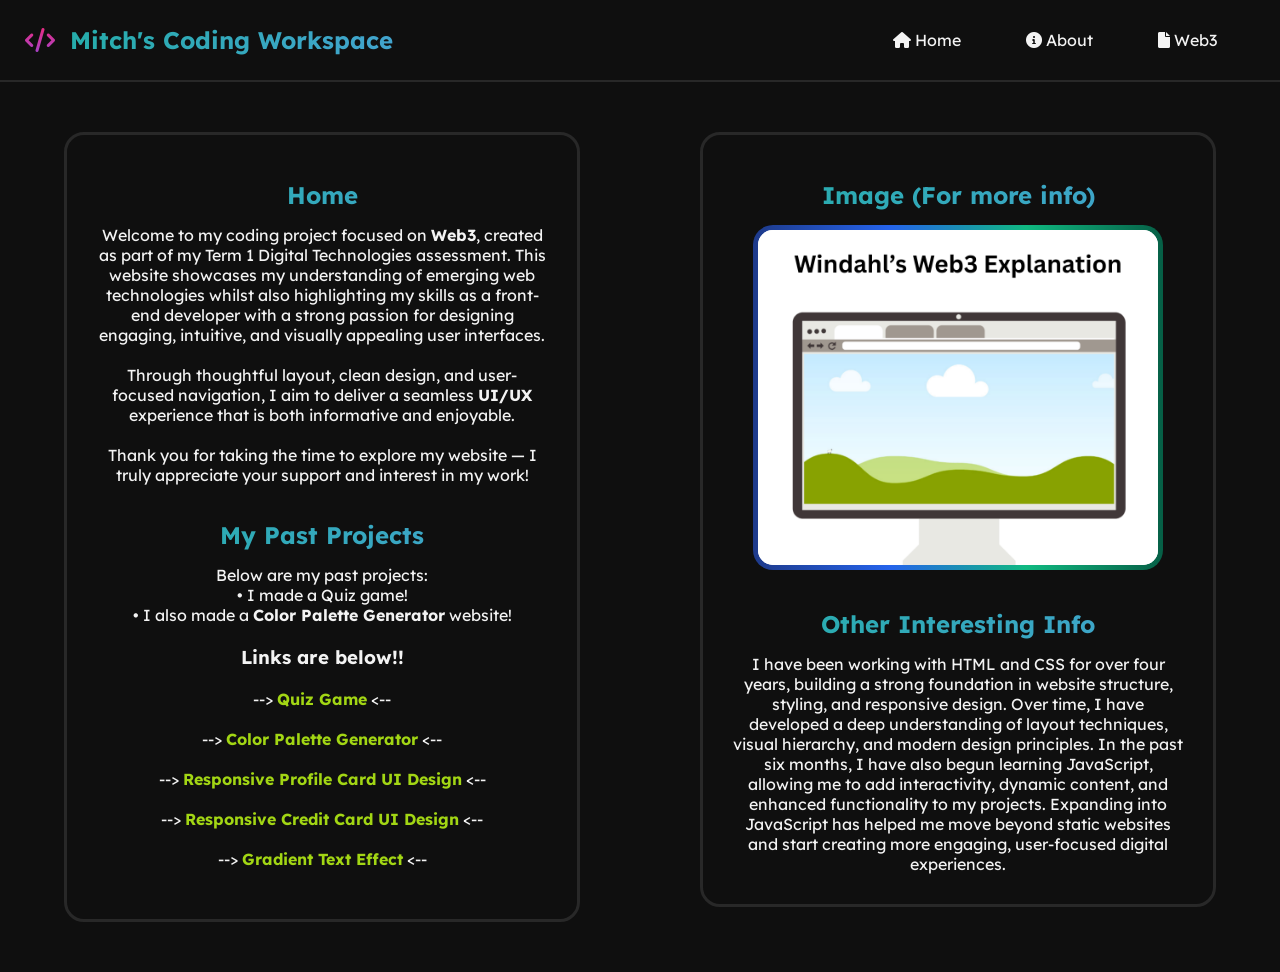
<file: index.html>
<!DOCTYPE html>
<html lang="en">
<head>
    <meta charset="UTF-8">
    <meta name="viewport" content="width=device-width, initial-scale=1.0">
    <title>Mitch's Coding Workspace</title>
    <link href="styles.css" rel="stylesheet">
    <link rel="stylesheet" href="https://cdnjs.cloudflare.com/ajax/libs/font-awesome/6.0.0/css/all.min.css">
</head>
<body>
    <div class="navbar">
        <i class="fa-solid fa-code stylesforicon"></i>
        <h1 class="title">Mitch's Coding Workspace</h1>
        <a href="index.html" class="btn" id="home-btn"><i class="fa-solid fa-house"></i> Home</a>
        <a href="about.html" class="btn" id="about-btn"><i class="fa-solid fa-circle-info"></i> About</a>
        <a href="web3.html" class="btn" id="web3-btn"><i class="fa-solid fa-file"></i> Web3</a>
    </div>
    <div class="hero">
        <div class="heroleftside">
            <h2 class="herotitle">Home</h2>
            <p>Welcome to my coding project focused on <strong>Web3</strong>, created as part of my Term 1 Digital Technologies assessment. 
                This website showcases my understanding of emerging web technologies whilst also highlighting my skills as a front-end developer with a strong passion for designing engaging, intuitive, and visually appealing user interfaces.  <br><br>
                Through thoughtful layout, clean design, and user-focused navigation, I aim to deliver a seamless <strong>UI/UX</strong> experience that is both informative and enjoyable. <br><br>
                Thank you for taking the time to explore my website — I truly appreciate your support and interest in my work!<br><br></p>
            <h2 class="herotitle">My Past Projects</h2>
            <p>Below are my past projects:</p>
            <p> •   I made a Quiz game!</p>
            <p> •   I also made a <strong>Color Palette Generator</strong> website!</p><br>
            <h3>Links are below!!</h3><br>
            --> <a href="quizgame/index.html" id="link1" target="_blank"> <strong>Quiz Game</strong> </a> <--<br><br>
            --> <a href="color-palette-generator/index.html" id="link1" target="_blank"> <strong>Color Palette Generator</strong> </a> <--<br><br>
            --> <a href="responsive-profile-card/index.html" id="link1" target="_blank"> <strong>Responsive Profile Card UI Design</strong> </a> <--<br><br>
            --> <a href="flipping-credit-card-ui-design/index.html" id="link1" target="_blank"> <strong>Responsive Credit Card UI Design</strong> </a> <--<br><br>
            --> <a href="gradient-text-effect/index.html" id="link1" target="_blank"> <strong>Gradient Text Effect</strong> </a> <--<br><br>
        </div>
    <div>
        <div class="herorightside">
            <h2 class="herotitle">Image (For more info)</h2>
            <img src="HomepageImage.png" class="HomepageImage"><br><br>
            <h2 class="herotitle">Other Interesting Info</h2>
            <p>I have been working with HTML and CSS for over four years, building a strong foundation in website structure, styling, and responsive design. 
                Over time, I have developed a deep understanding of layout techniques, visual hierarchy, and modern design principles. In the past six months, I have also begun learning JavaScript, allowing me to add interactivity, dynamic content, and enhanced functionality to my projects. 
                Expanding into JavaScript has helped me move beyond static websites and start creating more engaging, user-focused digital experiences. </p>
        </div>
    </div>
</body>
</html>

<!-- Welcome to my coding project focused on Web3, created as part of my Term 1 Digital Technologies assessment. 
 This website showcases my understanding of emerging web technologies while also highlighting my skills as a front-end developer with a strong passion for designing engaging, intuitive, and visually appealing user interfaces. 
 Through thoughtful layout, clean design, and user-focused navigation, I aim to deliver a seamless UI/UX experience that is both informative and enjoyable. 
 Thank you for taking the time to explore my website — I truly appreciate your support and interest in my work! -->
</file>
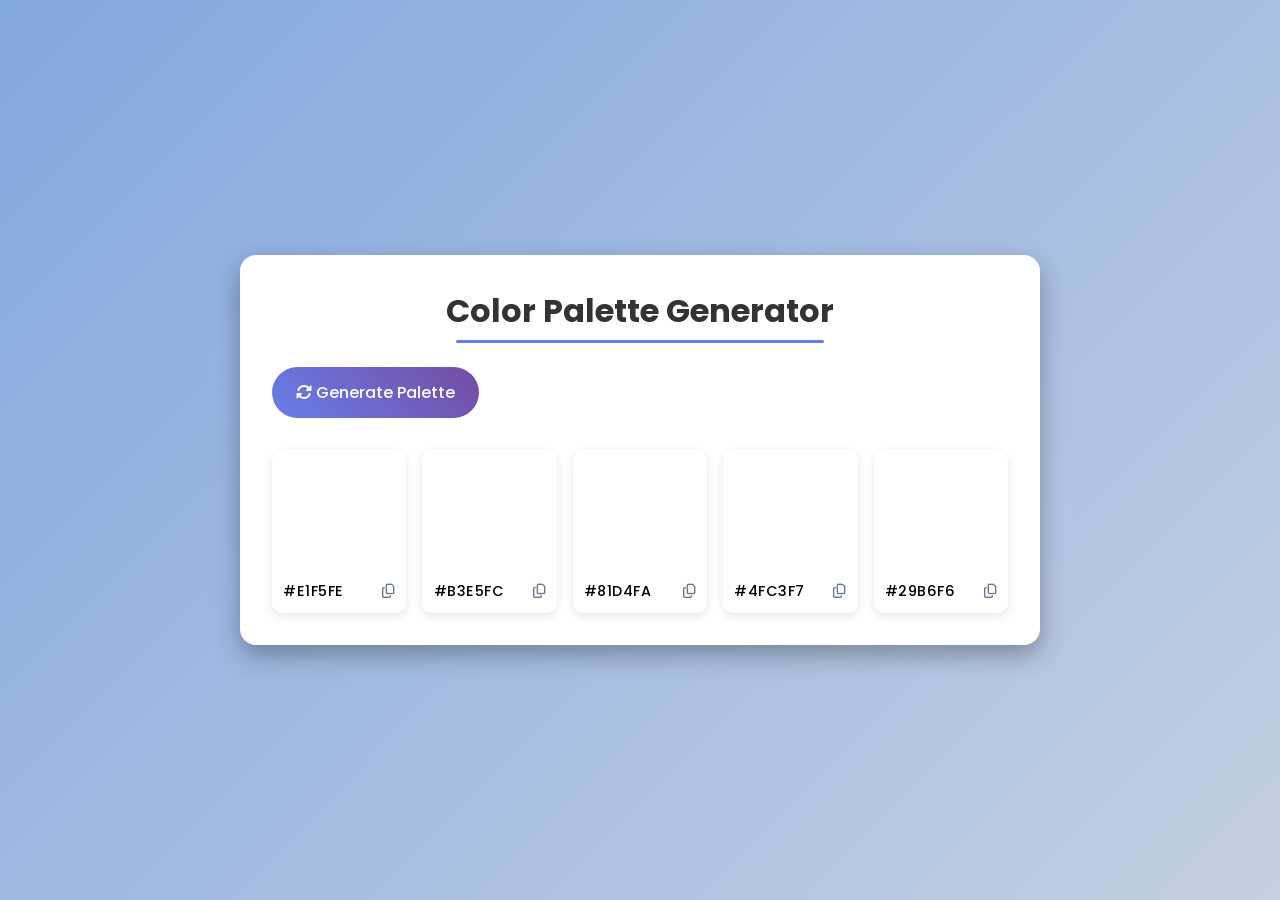
<file: color-palette-generator/index.html>
<!DOCTYPE html>
<html lang="en">
  <head>
    <meta charset="UTF-8" />
    <meta name="viewport" content="width=device-width, initial-scale=1.0" />
    <title>Color Palette Generator</title>
    <link
      rel="stylesheet"
      href="https://cdnjs.cloudflare.com/ajax/libs/font-awesome/6.7.2/css/all.min.css"
      integrity="sha512-Evv84Mr4kqVGRNSgIGL/F/aIDqQb7xQ2vcrdIwxfjThSH8CSR7PBEakCr51Ck+w+/U6swU2Im1vVX0SVk9ABhg=="
      crossorigin="anonymous"
      referrerpolicy="no-referrer"
    />
    <link rel="stylesheet" href="style.css" />
  </head>
  <body>
    <div class="container">
      <h1>Color Palette Generator</h1>

      <button id="generate-btn">
        <i class="fas fa-sync-alt"></i>
        Generate Palette
      </button>

      <div class="palette-container">
        <!-- COLOR BOX 1 -->
        <div class="color-box">
          <div class="color"></div>
          <div class="color-info">
            <span class="hex-value">#E1F5FE</span>
            <i class="far fa-copy copy-btn" title="Copy to clipboard"></i>
          </div>
        </div>
        <!-- COLOR BOX 2 -->
        <div class="color-box">
          <div class="color"></div>
          <div class="color-info">
            <span class="hex-value">#B3E5FC</span>
            <i class="far fa-copy copy-btn" title="Copy to clipboard"></i>
          </div>
        </div>
        <!-- COLOR BOX 3 -->
        <div class="color-box">
          <div class="color"></div>
          <div class="color-info">
            <span class="hex-value">#81D4FA</span>
            <i class="far fa-copy copy-btn" title="Copy to clipboard"></i>
          </div>
        </div>
        <!-- COLOR BOX 4 -->
        <div class="color-box">
          <div class="color"></div>
          <div class="color-info">
            <span class="hex-value">#4FC3F7</span>
            <i class="far fa-copy copy-btn" title="Copy to clipboard"></i>
          </div>
        </div>
        <!-- COLOR BOX 5 -->
        <div class="color-box">
          <div class="color"></div>
          <div class="color-info">
            <span class="hex-value">#29B6F6</span>
            <i class="far fa-copy copy-btn" title="Copy to clipboard"></i>
          </div>
        </div>
      </div>
    </div>

    <script src="script.js"></script>
  </body>
</html>
</file>
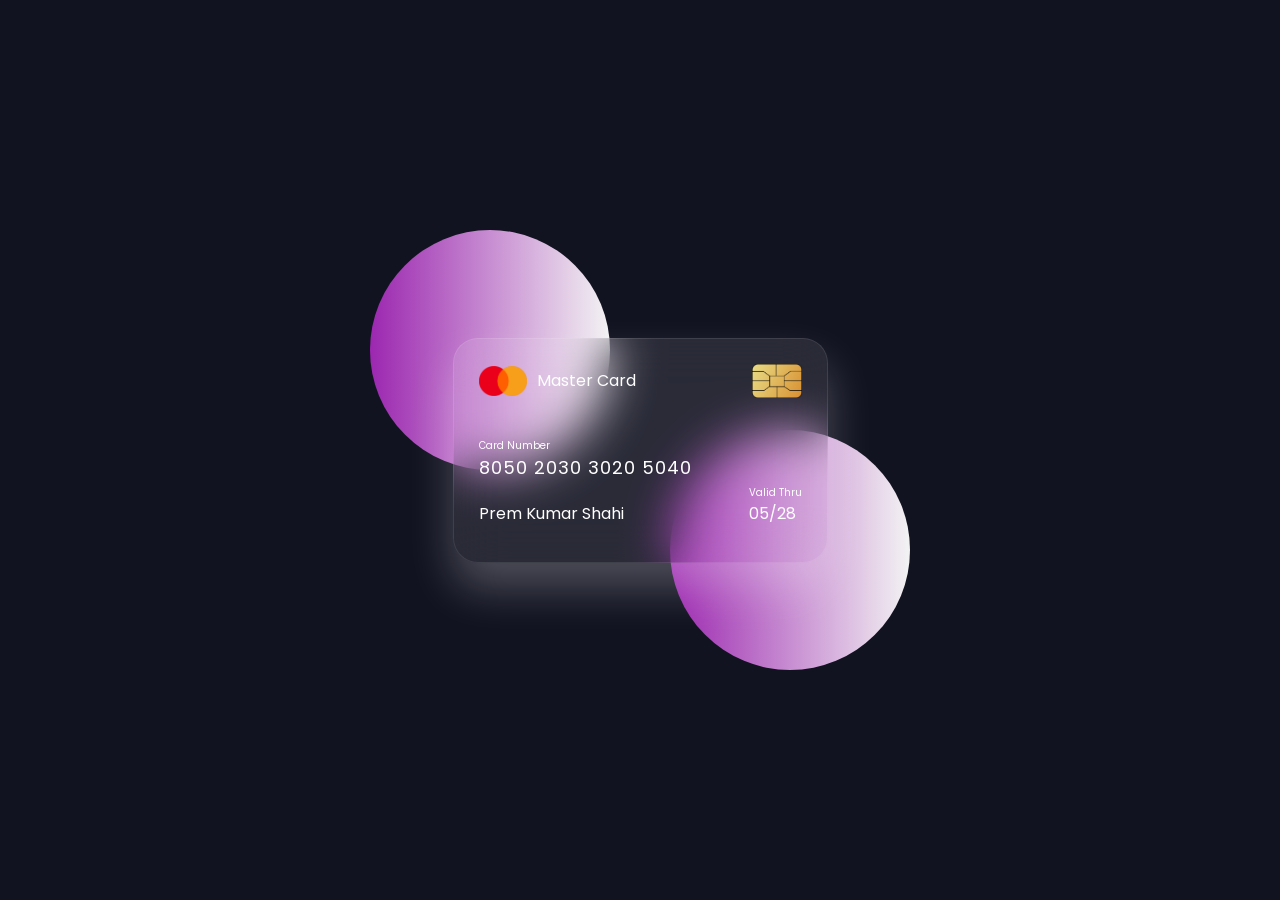
<file: flipping-credit-card-ui-design/index.html>
<!DOCTYPE html>
<html lang="en">
<head>
    <meta charset="UTF-8">
    <meta http-equiv="X-UA-Compatible" content="IE=edge">
    <meta name="viewport" content="width=device-width, initial-scale=1.0">
    <title>Flipping Card UI Design</title>
    <link rel="stylesheet" href="style.css" />
</head>
<body>
    <section>
        <div class="container">
            <div class="card front-face">
                <header>
                    <span class="logo">
                        <img src="images/logo.png" alt="">
                        <h5>Master Card</h5>
                    </span>
                    <img src="images/chip.png" alt="" class="chip">
                </header>

                <div class="card-details">
                    <div class="name-number">
                        <h6>Card Number</h6>
                        <h5 class="number">8050 2030 3020 5040</h5>
                        <h5 class="name">Prem Kumar Shahi</h5>
                    </div>

                    <div class="valid-date">
                        <h6>Valid Thru</h6>
                        <h5>05/28</h5>
                    </div>
                </div>
            </div>
            <div class="card back-face">
                <h6>For customer service call +977 4343 3433 or email at mastercard@gmail.com</h6>
                <span class="magnetic-strip"></span>
                <div class="signature"><i>005</i></div>
                <h5>Lorem ipsum dolor sit amet, consectetur adipisicing elit. Natus molestias praesentium ullam earum fuga, aliquam possimus libero vitae voluptatem eaque veniam blanditiis deleniti laboriosam facere maiores alias, odio in aperiam?</h5>
            </div>
        </div>
    </section>
</body>
</html>
</file>
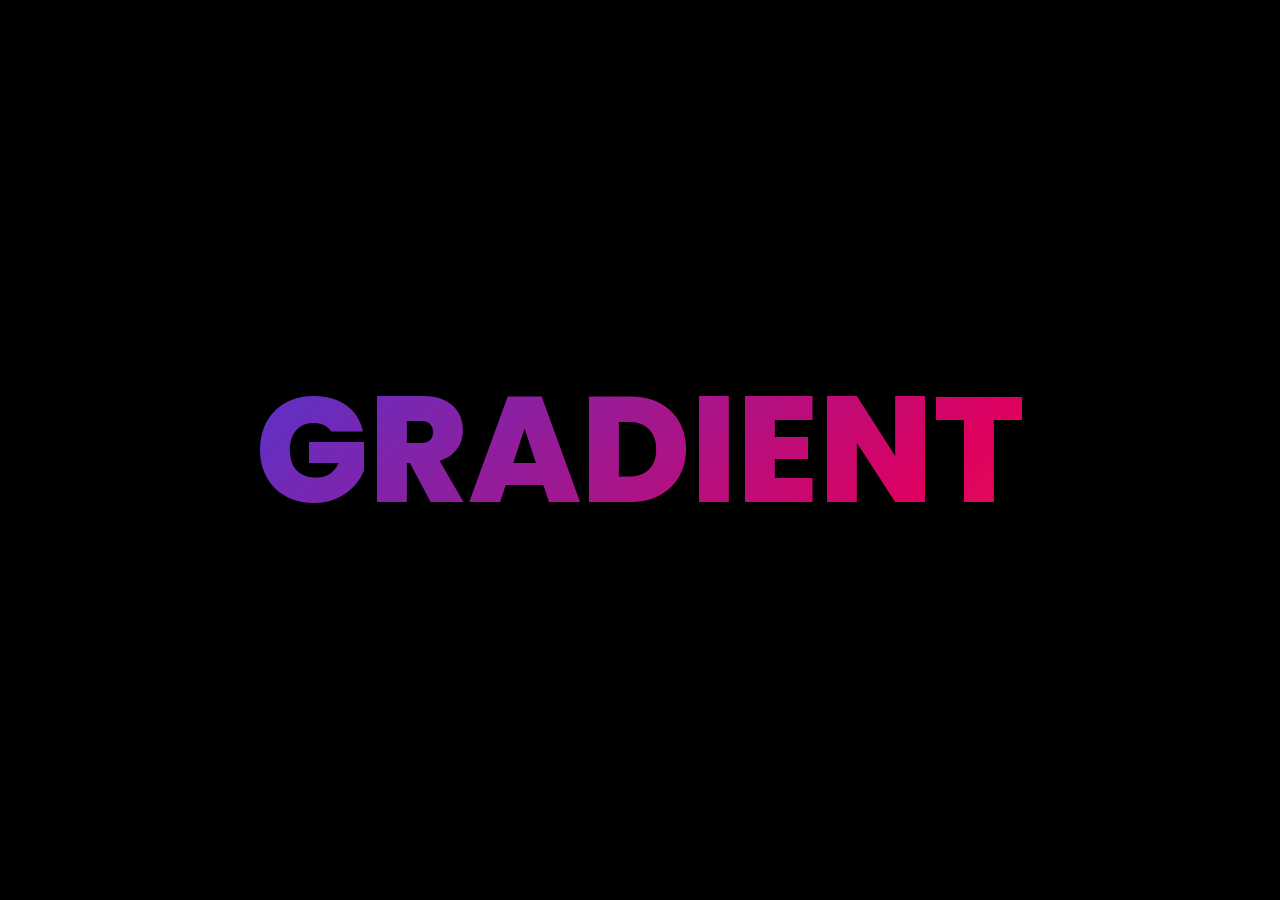
<file: gradient-text-effect/index.html>
<!DOCTYPE html>
<html lang="en" dir="lrt">
<head>
    <meta charset="UTF-8">
    <meta name="viewport" content="width=device-width, initial-scale=1.0">
    <title>Gradient Text Effect | Mitch W</title>
    <link rel="stylesheet" href="style.css">
</head>
<body>
    <div contenteditable="true" class="text">Gradient</div>
</body>
</html>
</file>
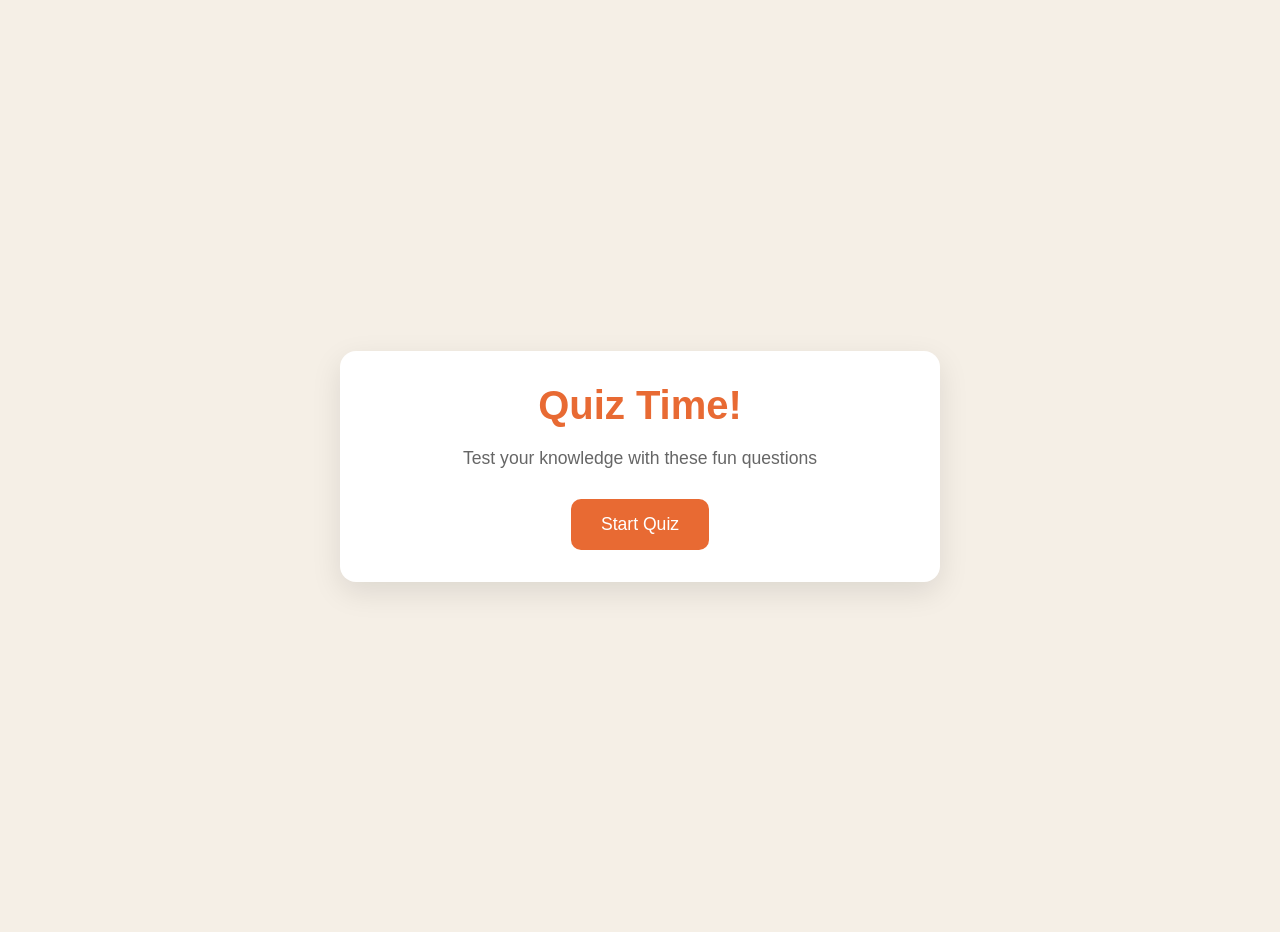
<file: quizgame/index.html>
<!DOCTYPE html>
<html lang="en">
<head>
    <meta charset="UTF-8">
    <meta name="viewport" content="width=device-width, initial-scale=1.0">
    <title>Quiz Game</title>
    <link rel="stylesheet" href="style.css">
</head>
<body>
    <div class="container">

        <div class="screen active" id="start-screen">
            <h1>Quiz Time!</h1>
            <p>Test your knowledge with these fun questions</p>
            <button class="start-btn" id="start-btn">Start Quiz</button>
        </div>

        <div class="screen" id="quiz-screen">

            <div class="quiz-header">
                <h2 id="question-text">Question goes here</h2>
                <div class="quiz-info">
                    <p>
                        Question <span id="current-question">1</span> of <span id="total-questions">5</span>
                    </p>

                    <p>
                        Score: <span id="score">0</span>
                    </p>
                </div>
            </div>

            <div id="answers-container" class="answers-container">
                <!-- Answer buttons will be inserted here from my JavaScript code later at some point -->
            </div>

            <div class="progress-bar">
                <div id="progress" class="progress"></div>
            </div>
        </div>

        <div id="result-screen" class="screen">
            <h1>Quiz Results</h1>
            <div class="result-info">
                <p>You scored <span id="final-score">0</span> out of <span id="max-score">5</span></p>

                <div id="result-message">Good job!</div>
            </div>
            <button id="restart-btn">Restart Quiz</button>
        </div>
    </div>

    <script src="script.js"></script>
</body>
</html>
</file>
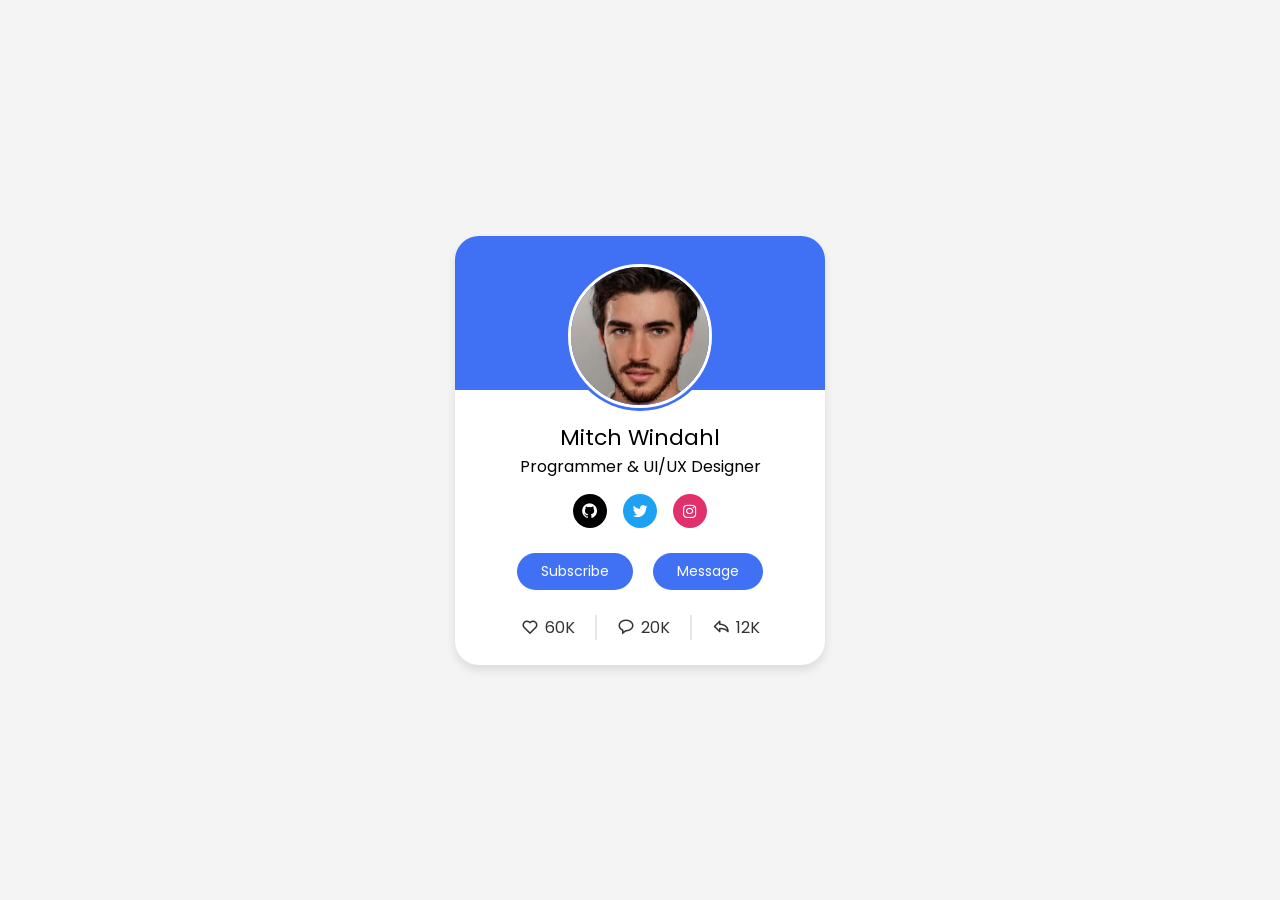
<file: responsive-profile-card/index.html>
<!DOCTYPE html>
<html lang="en">
<head>
    <meta charset="UTF-8">
    <meta http-equiv="X-UA-Compatible" content="IE=edge">
    <meta name="viewport" content="width=device-width, initial-scale=1.0">
    <title>Profile Card UI Design</title>

    <!-- CSS -->
    <link rel="stylesheet" href="style.css">

    <!-- Boxicons CSS -->
     <link href="https://unpkg.com/boxicons@2.1.2/css/boxicons.min.css" rel="stylesheet" />
</head>
<body>
    <div class="profile-card">
        <div class="image">
            <img src="profile.jpg" alt="" class="profile-img">
        </div>

        <div class="text-data">
            <span class="name">Mitch Windahl</span>
            <span class="job">Programmer & UI/UX Designer</span>
        </div>

        <div class="media-buttons">
            <a href="#" style="background: #000000" class="link">
                <i class="bx bxl-github"></i>
            </a>
            <a href="#" style="background: #1da1f2" class="link">
                <i class="bx bxl-twitter"></i>
            </a>
            <a href="#" style="background: #e1306c" class="link">
                <i class="bx bxl-instagram"></i>
            </a>
        </div>

        <div class="buttons">
            <button class="button">Subscribe</button>
            <button class="button">Message</button>
        </div>

        <div class="analytics">
            <div class="data">
                <i class='bx bx-heart'></i>
                <span class="number">60K</span>
            </div>
            <div class="data">
                <i class='bx bx-message-rounded'></i>
                <span class="number">20K</span>
            </div>
            <div class="data">
                <i class='bx bx-share'></i>
                <span class="number">12K</span>
            </div>
        </div>
    </div>
</body>
</html>
</file>
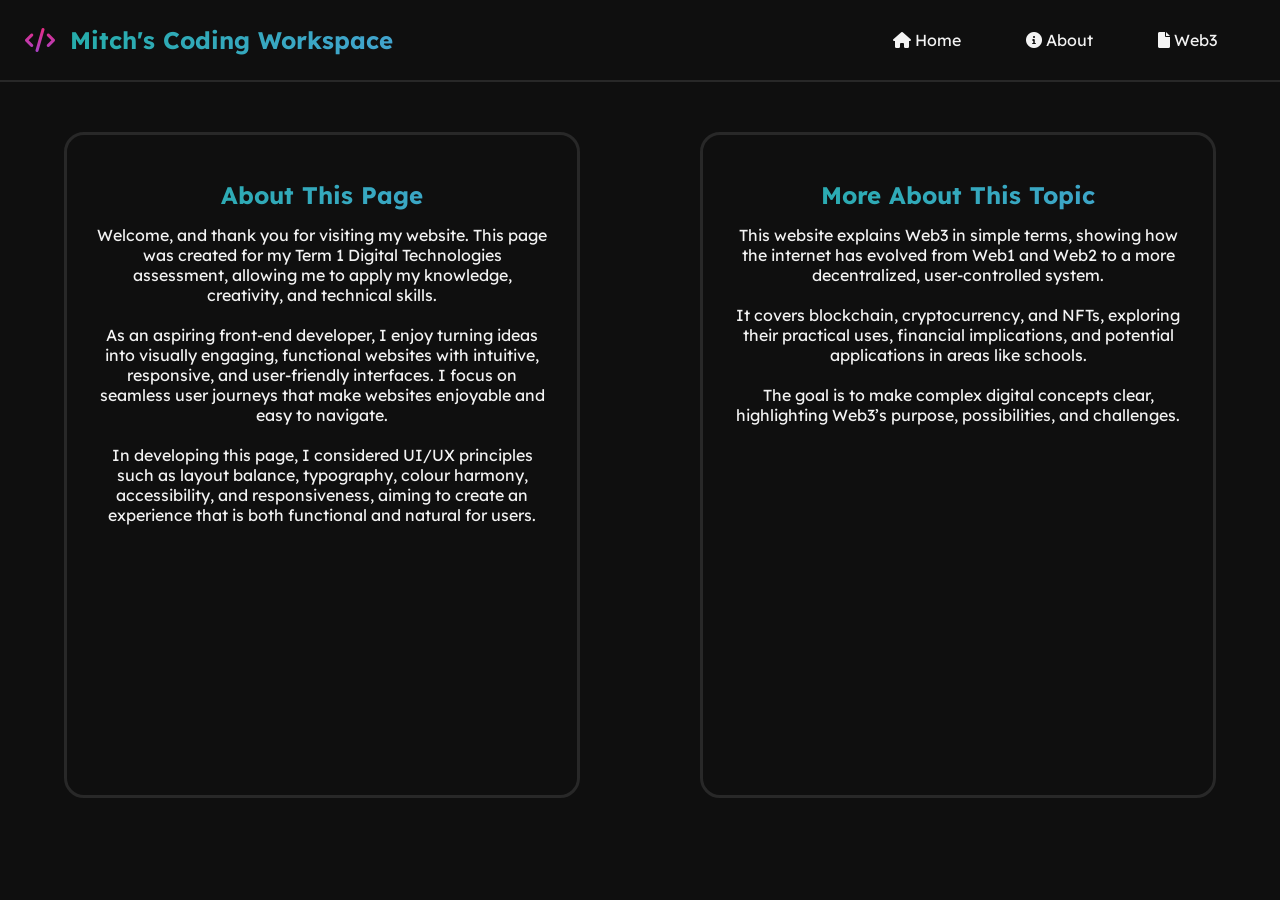
<file: about.html>
<!DOCTYPE html>
<html lang="en">
<head>
    <meta charset="UTF-8">
    <meta name="viewport" content="width=device-width, initial-scale=1.0">
    <title>Mitch's Coding Workspace</title>
    <link href="styles.css" rel="stylesheet">
    <link rel="stylesheet" href="https://cdnjs.cloudflare.com/ajax/libs/font-awesome/6.0.0/css/all.min.css">
</head>
<body>
    <div class="navbar">
        <i class="fa-solid fa-code stylesforicon"></i>
        <h1 class="title">Mitch's Coding Workspace</h1>
        <a href="index.html" class="btn" id="home-btn"><i class="fa-solid fa-house"></i> Home</a>
        <a href="about.html" class="btn" id="about-btn"><i class="fa-solid fa-circle-info"></i> About</a>
        <a href="web3.html" class="btn" id="web3-btn"><i class="fa-solid fa-file"></i> Web3</a>
    </div>
    <div class="about-container">
        <div class="hero-foraboutpage1">
            <h2 class="herotitle">About This Page</h2>
            <p>Welcome, and thank you for visiting my website. 
                This page was created for my Term 1 Digital Technologies assessment, allowing me to apply my knowledge, creativity, and technical skills.<br><br></p>
            <p>As an aspiring front-end developer, I enjoy turning ideas into visually engaging, functional websites with intuitive, responsive, and user-friendly interfaces. 
                I focus on seamless user journeys that make websites enjoyable and easy to navigate.</p><br>
            <p>In developing this page, I considered UI/UX principles such as layout balance, typography, colour harmony, accessibility, and responsiveness, aiming to create an experience that is both functional and natural for users.</p>
        </div>
        <div class="hero-foraboutpage2">
            <h2 class="herotitle">More About This Topic</h2>
            <p>This website explains Web3 in simple terms, showing how the internet has evolved from Web1 and Web2 to a more decentralized, user-controlled system. <br><br>
                It covers blockchain, cryptocurrency, and NFTs, exploring their practical uses, financial implications, and potential applications in areas like schools. <br><br>
                The goal is to make complex digital concepts clear, highlighting Web3’s purpose, possibilities, and challenges.</p>
        </div>
    </div>
</body>
</html>
</file>
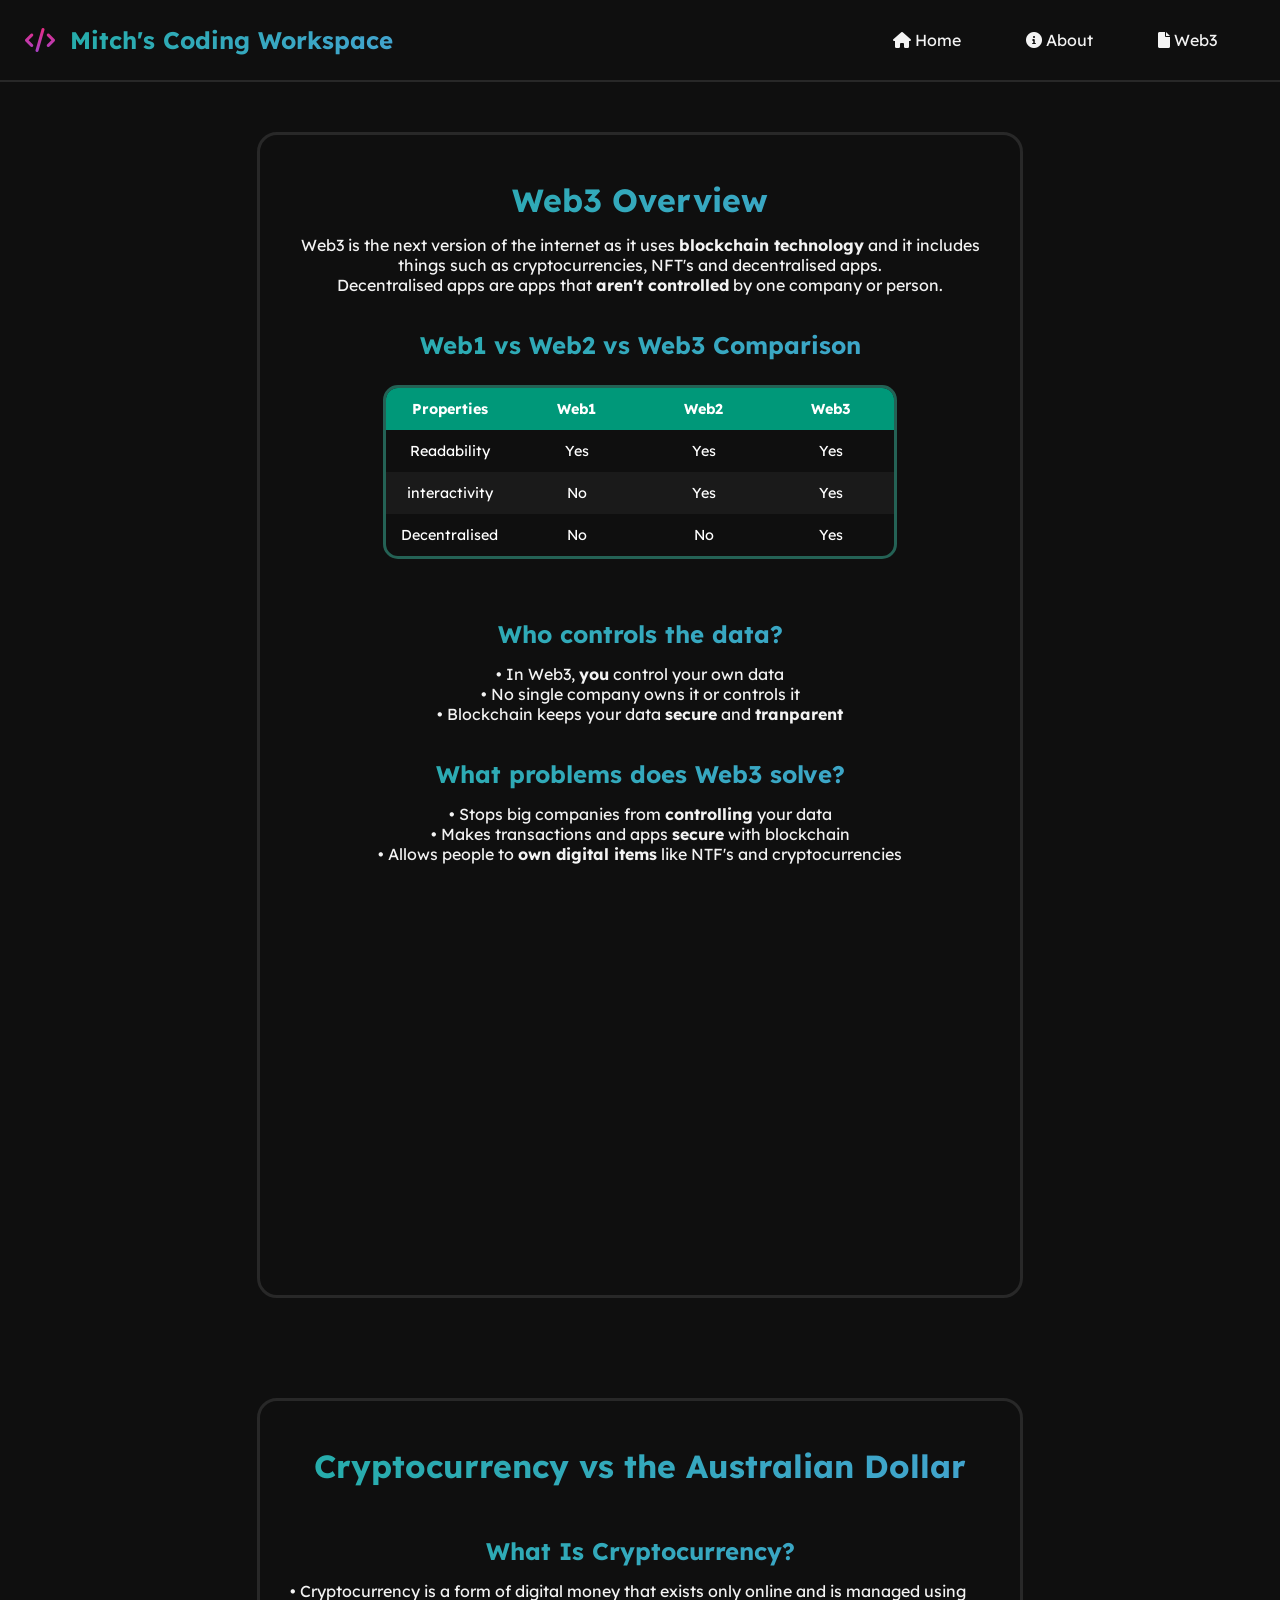
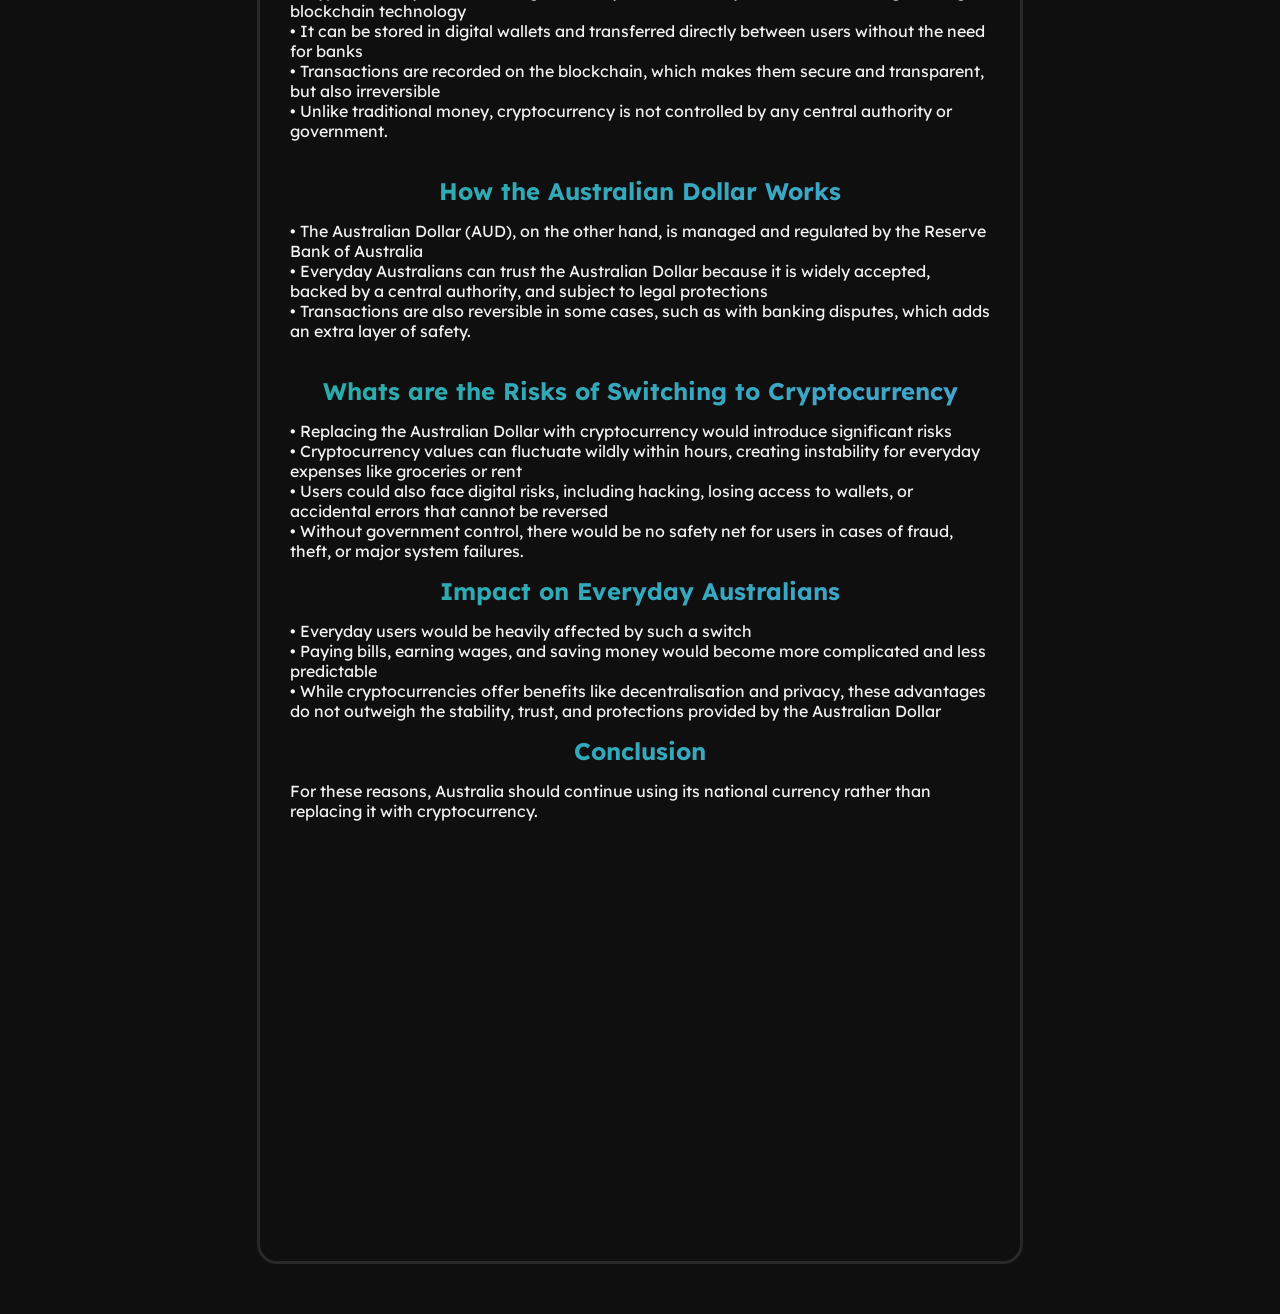
<file: web3.html>
<!DOCTYPE html>
<html lang="en">
<head>
    <meta charset="UTF-8">
    <meta name="viewport" content="width=device-width, initial-scale=1.0">
    <title>Mitch's Coding Workspace</title>
    <link href="styles.css" rel="stylesheet">
    <link rel="stylesheet" href="https://cdnjs.cloudflare.com/ajax/libs/font-awesome/6.0.0/css/all.min.css">
</head>
<body>
    <div class="navbar">
        <i class="fa-solid fa-code stylesforicon"></i>
        <h1 class="title">Mitch's Coding Workspace</h1>
        <a href="index.html" class="btn" id="home-btn"><i class="fa-solid fa-house"></i> Home</a>
        <a href="about.html" class="btn" id="about-btn"><i class="fa-solid fa-circle-info"></i> About</a>
        <a href="web3.html" class="btn" id="web3-btn"><i class="fa-solid fa-file"></i> Web3</a>
    </div>
    <div class="web3-container">
        <div class="hero-forweb3page">
            <h1 class="herotitle2">Web3 Overview</h1>
            <p> Web3 is the next version of the internet as it uses <strong>blockchain technology</strong> and it includes things such as cryptocurrencies, NFT's and decentralised apps. <br>
                Decentralised apps are apps that <strong>aren't controlled</strong> by one company or person. </p><br>
            <h2 class="table-caption herotitle">Web1 vs Web2 vs Web3 Comparison</h2>
            <table class="web3-table">
                <thead>
                    <tr>
                        <th class="table-column">Properties</th>
                        <th>Web1</th>
                        <th>Web2</th>
                        <th>Web3</th>
                    </tr>
                </thead>
                <tbody>
                    <tr>
                        <td>Readability</td>
                        <td>Yes</td>
                        <td>Yes</td>
                        <td>Yes</td>
                    </tr>
                    <tr>
                        <td>interactivity</td>
                        <td>No</td>
                        <td>Yes</td>
                        <td>Yes</td>
                    </tr>
                    <tr>
                        <td>Decentralised</td>
                        <td>No</td>
                        <td>No</td>
                        <td>Yes</td>
                    </tr>
                </tbody>
            </table><br>
            <h2 class="herotitle">Who controls the data?</h2>
            <p>
                • In Web3, <strong>you</strong> control your own data
            </p>
            <p>
                • No single company owns it or controls it
            </p>
            <p>
                • Blockchain keeps your data <strong>secure</strong> and <strong>tranparent</strong>
            </p><br>
            <h2 class="herotitle">What problems does Web3 solve?</h2>
            <p>
                • Stops big companies from <strong>controlling</strong> your data
            </p>
            <p>
                • Makes transactions and apps <strong>secure</strong> with blockchain
            </p>
            <p>
                • Allows people to <strong>own digital items</strong> like NTF's and cryptocurrencies
            </p>
        </div>
    </div>
    <div class="web3-container">
        <div class="hero-forweb3page2">
            <h1 class="herotitle2">Cryptocurrency vs the Australian Dollar</h1>
            <p></p><br>
            <h2 class="herotitle">What Is Cryptocurrency?</h2>
            <p>
                • Cryptocurrency is a form of digital money that exists only online and is managed using blockchain technology
            </p>
            <p>
                • It can be stored in digital wallets and transferred directly between users without the need for banks
            </p>
            <p>
                • Transactions are recorded on the blockchain, which makes them secure and transparent, but also irreversible
            </p>
            <p>
                • Unlike traditional money, cryptocurrency is not controlled by any central authority or government.
            </p>
            <br>
            <h2 class="herotitle">How the Australian Dollar Works</h2>
            <p>
                • The Australian Dollar (AUD), on the other hand, is managed and regulated by the Reserve Bank of Australia
            </p>
            <p>
                • Everyday Australians can trust the Australian Dollar because it is widely accepted, backed by a central authority, and subject to legal protections
            </p>
            <p>
                • Transactions are also reversible in some cases, such as with banking disputes, which adds an extra layer of safety.
            </p>
            <br>
            <h2 class="herotitle">Whats are the Risks of Switching to Cryptocurrency</h2>
            <p>
                • Replacing the Australian Dollar with cryptocurrency would introduce significant risks
            </p>
            <p>
                • Cryptocurrency values can fluctuate wildly within hours, creating instability for everyday expenses like groceries or rent
            </p>
            <p>
                • Users could also face digital risks, including hacking, losing access to wallets, or accidental errors that cannot be reversed
            </p>
            <p>
                • Without government control, there would be no safety net for users in cases of fraud, theft, or major system failures.
            </p>
            <h2 class="herotitle">Impact on Everyday Australians</h2>
            <p>
                • Everyday users would be heavily affected by such a switch
            </p>
            <p>
                • Paying bills, earning wages, and saving money would become more complicated and less predictable
            </p>
            <p>
                • While cryptocurrencies offer benefits like decentralisation and privacy, these advantages do not outweigh the stability, trust, and protections provided by the Australian Dollar
            </p>
            <h2 class="herotitle">Conclusion</h2>
            <p>
                For these reasons, Australia should continue using its national currency rather than replacing it with cryptocurrency.
            </p>
        </div>
    </div>
</body>
</html>


<!-- TABLE STRUCTURE
 t
 A basic HTML table consists of the following elements:
 <table>: Defines the table.
    <tr>: Defines a row in the table.
        <th>: Defines a header cell in the table.
-->




<!-- ALL INFO FOR ASSIGMENT WILL BE WRITTEN DOWN HERE -->

<!-- SECTION 1 - Web3 Overview
 1. A brief explanation of Web3: 

 Web3 is the next version of the internet as it uses blockchain technology and it includes things such as cryptocurrencies, NFT's and decentralised apps. 
 Decentralised apps are apps that aren't controlled by one company or person. 

 2. A comparison between Web 1, Web 2, and Web3 
 
 The different between Web1, Web2, and Web3 is Web1 = Read-Only internet (This means you can view websites but that is not much interactivity with the elements. This is due to there not being much javascript back when Web1 was around. )
 Web2 has interactive websites now where you can post, comment, and use social media which is controlled by companies (Bold that part)
 Web3 is is more sophisticated version of the web where its considered decentralised, as your own you own data and use blockchain technologies instead of just big companies controlling everything. 

 3. An explanation of who controls data in Web3
 
 • In Web3, you control your own data
 • No single company owns it or controls it
 • Blockchain keeps your data secure and tranparent
 
 -->
</file>
<file: styles.css>
@import url('https://fonts.googleapis.com/css2?family=Lexend:wght@100..900&display=swap');

/* class = '.' and id = '#' for reference */
/* general selector for tags = <-This inside part-> */
/* background-color sets background color */
/* SYNTAX = ':' symbol after attribute and ';' this symbol after value of that attribute */

* {
    margin: 0;
    font-family: "Lexend", sans-serif;
}

body {
    background-color: #0f0f0f;
}

.navbar {
    height: 60px;
    background-color: #0f0f0f;
    color: #f3f3f3;
    display: flex;
    align-items: center;
    padding-left: 10px;
    padding: 10px;
    border-bottom: 2px solid #282828;
    
}

.navbar-buttons {
    display: flex;
    align-items: end;
}

.stylesforicon {
    margin: 15px;
    font-size: x-large;
}


/* Buttons in Navbar */

.btn {
    margin-left: 65px;
    color: #f3f3f3;
    text-decoration: none;
}


#home-btn {
    margin-left: 500px;
}

#home-btn:hover {
    color: #2d4eb9;
}


#about-btn:hover {
    color: #2d4eb9;
}

#web3-btn:hover {
    color: #2d4eb9;
}

.title {
    font-size: x-large;
    background-image: linear-gradient(to right, #26adab 0%, #42a4ce 100%);
    -webkit-background-clip: text;
    -webkit-text-fill-color: transparent;
    display: inline;
}

/* HERO STYLES */

.hero {
    display: flex;
    justify-content: center;
    gap: 20px;
}

.heroleftside {
    padding: 30px;
    width: 450px;
    height: 7;
    background-color: #0f0f0f;
    margin: 50px;
    color: #f3f3f3;
    text-align: center;
    border: 3px solid #282828;
    border-radius: 20px;
}

.herorightside {
    padding: 30px;
    width: 450px;
    height: 7;
    background-color: #0f0f0f;
    margin: 50px;
    color: #f3f3f3;
    text-align: center;
    border: 3px solid #282828;
    border-radius: 20px;
}

.about-container {
    display: flex;
    justify-content: center;
    gap: 20px;
}

.web3-container {
    display: flex;
    justify-content: center;
    gap: 20px;
}

.hero-forweb3page {
    padding: 30px;
    width: 700px;
    height: 1100px;
    background-color: #0f0f0f;
    margin: 50px;
    color: #f3f3f3;
    text-align: center;
    border: 3px solid #282828;
    border-radius: 20px;
}

.hero-forweb3page2 {
    padding: 30px;
    width: 700px;
    height: 1400px;
    background-color: #0f0f0f;
    margin: 50px;
    color: #f3f3f3;
    text-align: left;
    border: 3px solid #282828;
    border-radius: 20px;
}

.hero-foraboutpage1 {
    padding: 30px;
    width: 450px;
    height: 600px;
    background-color: #0f0f0f;
    margin: 50px;
    color: #f3f3f3;
    text-align: center;
    border: 3px solid #282828;
    border-radius: 20px;
}

.hero-foraboutpage2 {
    padding: 30px;
    width: 450px;
    height: 600px;
    background-color: #0f0f0f;
    margin: 50px;
    color: #f3f3f3;
    text-align: center;
    border: 3px solid #282828;
    border-radius: 20px;
}

.herotitle {
    display: flex;
    justify-content: center;
    margin: 15px;
    font-size: x-large;
    background-image: linear-gradient(to right, #26adab 0%, #42a4ce 100%);
    -webkit-background-clip: text;
    -webkit-text-fill-color: transparent;
}

.herotitle2 {
    display: flex;
    justify-content: center;
    margin: 15px;
    font-size: xx-large;
    background-image: linear-gradient(to right, #26adab 0%, #42a4ce 100%);
    -webkit-background-clip: text;
    -webkit-text-fill-color: transparent;
}

.stylesforicon {
    background-image: linear-gradient(to bottom, #e72c83 0%, #a742c6 100%);
    -webkit-background-clip: text;
    -webkit-text-fill-color: transparent;
    display: inline;
    margin-left: 15px;
}

#home-btn {
    
}


ol {
    text-align: center;
}

#link1 {
    text-decoration: none;
    color: #a2d614;
}

/* HOMEPAGE IMAGE STYLES */

.HomepageImage {
    max-width: 400px;
    border-radius: 20px;
    border: 5px solid transparent;

    background:
        linear-gradient(white, white) padding-box,
        linear-gradient(
            to right,
            #1e3a8a,
            #2563eb,
            #10b981,
            #065f46
        ) border-box;
}


/* Table Styling */

.web3-table {
    border-collapse: separate;
    border-spacing: 0;
    margin: 25px auto;
    font-size: 0.9em;
    min-width: 400px;
    table-layout: fixed;
    border-radius: 15px;
    overflow: hidden;
    border: 3px solid #246255;
}

.web3-table thead tr {
    background-color: #009879;
    color: #ffffff;
    text-align: center;
    border: 3px solid #246255;
    font-weight: bold;
    overflow: hidden;
}

.web3-table th, 
.web3-table td {
    padding: 12px 15px;
    width: 25%;
}

.web3-table tbody tr {
    border-bottom: 1px solid #282828;
    color: #ffffff;
    text-align: center;
}

.web3-table tbody tr:nth-of-type(even) {
    background-color: #1a1a1a;
}
</file>
<file: color-palette-generator/style.css>
/* Basic Reset */
@import url(https://fonts.googleapis.com/css?family=Poppins:100,100italic,200,200italic,300,300italic,regular,italic,500,500italic,600,600italic,700,700italic,800,800italic,900,900italic);

* {
  margin: 0;
  padding: 0;
  box-sizing: border-box;
  font-family: "Poppins", sans-serif;
}

body {
  background: linear-gradient(135deg, #83a8df, #c3cfe2);
  min-height: 100vh;
  display: flex;
  align-items: center;
  justify-content: center;
  padding: 20px;
}

.container {
  background-color: #fff;
  border-radius: 1rem;
  padding: 2rem;
  width: 100%;
  max-width: 800px;
  box-shadow: 0 10px 25px rgba(0, 0, 0, 0.3);
}

h1 {
  text-align: center;
  margin-bottom: 1.5rem;
  color: #333;
  position: relative;
  padding-bottom: 0.5rem;
}

h1::after {
  content: "";
  position: absolute;
  bottom: 0;
  left: 50%;
  transform: translateX(-50%);
  width: 50%;
  height: 3px;
  background-color: #667eea;
  border-radius: 2px;
}

#generate-btn {
  background: linear-gradient(45deg, #667eea, #764ba2);
  color: white;
  border: none;
  padding: 0.8rem 1.5rem;
  border-radius: 50px;
  cursor: pointer;
  font-weight: 500;
  margin-bottom: 2rem;
  font-size: 1rem;
}

#generate-btn:hover {
  transform: translateY(-2px);
  box-shadow: 0 6px 10px rgba(102, 126, 234, 0.3);
}

#generate-btn:active {
  transform: translateY(0);
}

.palette-container {
  display: grid;
  gap: 1rem;
  grid-template-columns: repeat(auto-fit, minmax(130px, 1fr));
}

.color-box {
  border-radius: 10px;
  overflow: hidden;
  box-shadow: 0 3px 10px rgba(0, 0, 0, 0.1);
  transition: transform 0.2s;
}

.color-box:hover {
  transform: translateY(-5px);
}

.color {
  height: 120px;
  cursor: pointer;
}

.color-info {
  background-color: #fff;
  padding: 0.7rem;
  display: flex;
  align-items: center;
  justify-content: space-between;
  font-size: 0.9rem;
}

.hex-value {
  font-weight: 500;
  letter-spacing: 0.5px;
}

.copy-btn {
  cursor: pointer;
  color: #64748b;
  transition: color 0.2s;
}

.copy-btn:hover {
  color: #667eea;
}

@media (max-width: 768px) {
  .palette-container {
    grid-template-columns: repeat(auto-fit, minmax(100px, 1fr));
  }
}
</file>
<file: flipping-credit-card-ui-design/style.css>
/* Import Google Font - Poppins */
@import url('https://fonts.googleapis.com/css2?family=Poppins:wght@300;400;500;600&display=swap');

* {
    margin: 0;
    padding: 0;
    box-sizing: border-box;
    font-family: "Poppins", sans-serif;
}

section {
    min-height: 100vh;
    width: 100%;
    background: #121321;
    display: flex;
    align-items: center;
    justify-content: center;
    color: #fff;
    perspective: 1000px;
}

section::before {
    content: "";
    position: absolute;
    height: 240px;
    width: 240px;
    border-radius: 50%;
    transform: translate(-150px, -100px);
    background: linear-gradient(90deg, #9c27b0, #f3f3f3);
}

section::after {
    content: "";
    position: absolute;
    height: 240px;
    width: 240px;
    border-radius: 50%;
    transform: translate(150px, 100px);
    background: linear-gradient(90deg, #9c27b0, #f3f3f3);
}

.container {
    position: relative;
    height: 225px;
    width: 375px;
    z-index: 100;
    transition: 0.6s;
    transform-style: preserve-3d;
}

.container:hover {
    transform: rotateY(180deg);
}

.container .card {
    position: absolute;
    height: 100%;
    width: 100%;
    padding: 25px;
    border-radius: 25px;
    backdrop-filter: blur(25px);
    background: rgba(255, 255, 255, 0.1);
    box-shadow: 0 25px 45px rgba(255, 255, 255, 0.25);
    border: 1px solid rgba(255, 255, 255, 0.1);
    backface-visibility: hidden;
}

.front-face header, 
.front-face .logo {
    display: flex;
    align-items: center;
}

.front-face header {
    justify-content: space-between;
}

.front-face .logo img {
    width: 48px;
    margin-right: 10px;
}

h5 {
    font-size: 16px;
    font-weight: 400;
}

.front-face .chip {
    width: 50px;
}

.front-face .card-details {
    display: flex;
    margin-top: 40px;
    align-items: flex-end;
    justify-content: space-between;
}

h6 {
    font-size: 10px;
    font-weight: 400;
}

h5.number {
    font-size: 18px;
    letter-spacing: 1px;
}

h5.name {
    margin-top: 20px;
}

.card.back-face {
    border: none;
    padding: 15px 25px 25px 25px;
    transform: rotateY(180deg);
}

.card.back-face h6 {
    font-size: 8px;
}

.card.back-face .magnetic-strip {
    position: absolute;
    top: 40px;
    left: 0;
    height: 45px;
    width: 100%;
    background: #000;
}

.card.back-face .signature {
    display: flex;
    justify-content: flex-end;
    align-items: center;
    margin-top: 80px;
    height: 40px;
    width: 85%;
    border-radius: 6px;
    background: repeating-linear-gradient(#fff, #fff 3px, #efefef 0px, #efefef 9px)
}

.signature i {
    color: #000;
    font-size: 12px;
    padding: 4px 6px;
    border-radius: 4px;
    background-color: #fff;
    margin-right: -30px;
    z-index: -1;
}

.card.back-face h5 {
    font-size: 8px;
    margin-top: 15px;
}
</file>
<file: gradient-text-effect/style.css>
/* Google Fonts - Poppins */
@import url('https://fonts.googleapis.com/css2?family=Poppins:wght@300;400;500;600&display=swap');

* {
    margin: 0;
    padding: 0;
    font-family: 'Poppins', sans-serif;
}

html, body {
    display: grid;
    height: 100%;
    place-items: center;
    background: #000;
}

.text {
    outline: none;
    font-size: 150px;
    font-weight: 800;
    text-transform: uppercase;
    background: linear-gradient(135deg, #5335cf 0%, #de005e 25%, #f66e48 50%, #de005e 75%, #5335cf 100%);
    background-size: 400%;
    -webkit-background-clip: text;
    -webkit-text-fill-color: transparent;
    animation: animate 7.5s linear infinite;
}

@keyframes animate {
    100% {
        background-position: 400%;
    }
}
</file>
<file: quizgame/style.css>
/* Basic Reset */

* {
    margin: 0;
    padding: 0;
    box-sizing: border;
}

body {
    background: #f5efe6;
    display: flex;
    justify-content: center;
    align-items: center;
    min-height: 100vh;
    padding: 1rem;
    font-family: sans-serif;
}

.container {
    background-color: white;
    border-radius: 1rem;
    box-shadow: 0 10px 30px rgba(0, 0, 0, 0.1);
    width: 100%;
    max-width: 600px;
    overflow: hidden;
    position: relative;
}

/* SCREENS */

.screen {
    display: none;
    padding: 2rem;
    text-align: center;
}

.screen.active {
    display: block;
}

/* START SCREEN */

#start-screen h1 {
    color: #e86a33;
    margin-bottom: 20px;
    font-size: 2.5rem;
}

#start-screen p {
    color: #666;
    margin-bottom: 30px;
    font-size: 1.1rem;
}

.quiz-header {
    margin-bottom: 2rem;
}

#question-text {
    color: #333;
    font-size: 1.5rem;
    margin-bottom: 1rem;
    line-height: 1.4;
}

.quiz-info {
    display: flex;
    justify-content: space-between;
    color: #666;
    margin-bottom: 10px;
}

.answers-container {
    display: flex;
    flex-direction: column;
    gap: 10px;
    margin-bottom: 25px;
}

.answers-btn {
    background-color: #f8f0e5;
    color: #333;
    border: 2px solid #eadbc8;
    border-radius: 10px;
    padding: 1rem;
    cursor: pointer;
    text-align: left;
    transition: all 0.3s ease;
}

.answers-btn:hover {
    background-color: #eadbc8;
    border-color: #dac0ae;
}

.answers-btn.correct {
    background-color: #e6fff0;
    border-color: #a3f0c4;
    color: #28a745;
}

.answers-btn.incorrect {
    background-color: #fff0f0;
    border-color: #ffbdbd;
    color: #dc3545;
}

.progress-bar {
    height: 10px;
    background-color: #f8f0e5;
    border-radius: 5px;
    overflow: hidden;
    margin-top: 20px;
}

.progress {
    height: 100%;
    background-color: #e86a33;
    width: 0%;
    transition: width 0.3s ease;
}

/* RESULT SCREEN */

#result-screen h1 {
    color: #e86a33;
    margin-bottom: 30px;
}

.result-info {
    background-color: #f8f0e5;
    border-radius: 10px;
    padding: 20px;
    margin-bottom: 30px;
}

.result-info p {
    font-size: 1.2rem;
    color: #333;
    margin-bottom: 1rem;
}

#result-message {
    font-size: 1.5rem;
    font-weight: 600;
    color: #e86a33;
}

button {
    background-color: #e86a33;
    color: white;
    border: none;
    border-radius: 10px;
    padding: 15px 30px;
    font-size: 1.1rem;
    cursor: pointer;
    transition: background-color 0.3s ease;
}

button:hover {
    background-color: #d45b28;
}

/* RESPONSIVE DESIGN */

@media (max-width:500px) {
    /* WHEN IT HITS 500PX AND BELOW, IMPLEMENT THE STYLES BELOW */
    
    .screen {
        padding: 1rem;
    }

    #start-screen h1 {
        font-size: 2rem;
    }

    #question-text {
        font-size: 1.3rem;
    }

    .answers-btn {
        padding: 12px;
    }

    button {
        padding: 12px 25px;
        font-size: 1rem;
    }
}
</file>
<file: responsive-profile-card/style.css>
/* Google Fonts - Poppins */
@import url('https://fonts.googleapis.com/css2?family=Poppins:wght@300;400;500;600&display=swap');

* {
    margin: 0;
    padding: 0;
    box-sizing: border-box;
    font-family: "Poppins", sans-serif;
}

body {
    height: 100vh;
    display: flex;
    align-items: center;
    justify-content: center;
    background-color: #f4f4f4;
}

.profile-card {
    display: flex;
    flex-direction: column;
    align-items: center;
    max-width: 370px;
    width: 100%;
    background: #fff;
    border-radius: 24px;
    padding: 25px;
    box-shadow: 0 5px 10px rgba(0, 0, 0, 0.1);
    position: relative;
}

.profile-card::before {
    content: '';
    position: absolute;
    top: 0;
    left: 0;
    height: 36%;
    width: 100%;
    border-radius: 24px 24px 0 0;
    background-color: #4070f4;
}

.image {
    position: relative;
    height: 150px;
    width: 150px;
    border-radius: 50%;
    background-color: #4070f4;
    padding: 3px;
    margin-bottom: 10px;
}

.image .profile-img {
    height: 100%;
    width: 100%;
    object-fit: cover;
    border-radius: 50%;
    border: 3px solid #fff;
}

.profile-card .text-data {
    display: flex;
    flex-direction: column;
    align-items: center;
}

.text-data .name {
    font-size: 22px;
    font-weight: 400;
}

.profile-card .media-buttons {
    display: flex;
    align-items: center;
    margin-top: 15px;
}

.media-buttons .link {
    display: flex;
    align-items: center;
    justify-content: center;
    color: #fff;
    font-size: 18px;
    height: 34px;
    width: 34px;
    border-radius: 50%;
    margin: 0 8px;
    background-color: #4070f4;
    text-decoration: none;
}

.profile-card .buttons {
    display: flex;
    align-items: center;
    margin-top: 25px;
}

.buttons .button {
    color: #fff;
    font-size: 14px;
    font-weight: 400;
    border: none;
    border-radius: 24px;
    margin: 0 10px;
    padding: 8px 24px;
    background-color: #4070f4;
    cursor: pointer;
    transition: all 0.3s ease;
}

.buttons .button:hover {
    background-color: #0e4bf1;
}

.profile-card .analytics {
    display: flex;
    align-items: center;
    margin-top: 25px;
}

.analytics .data {
    display: flex;
    align-items: center;
    color: #333;
    padding: 0 20px;
    border-right: 2px solid #e7e7e7;
}

.data i {
    font-size: 18px;
    margin-right: 6px;
}

.data:last-child {
    border-right: none;
}
</file>
